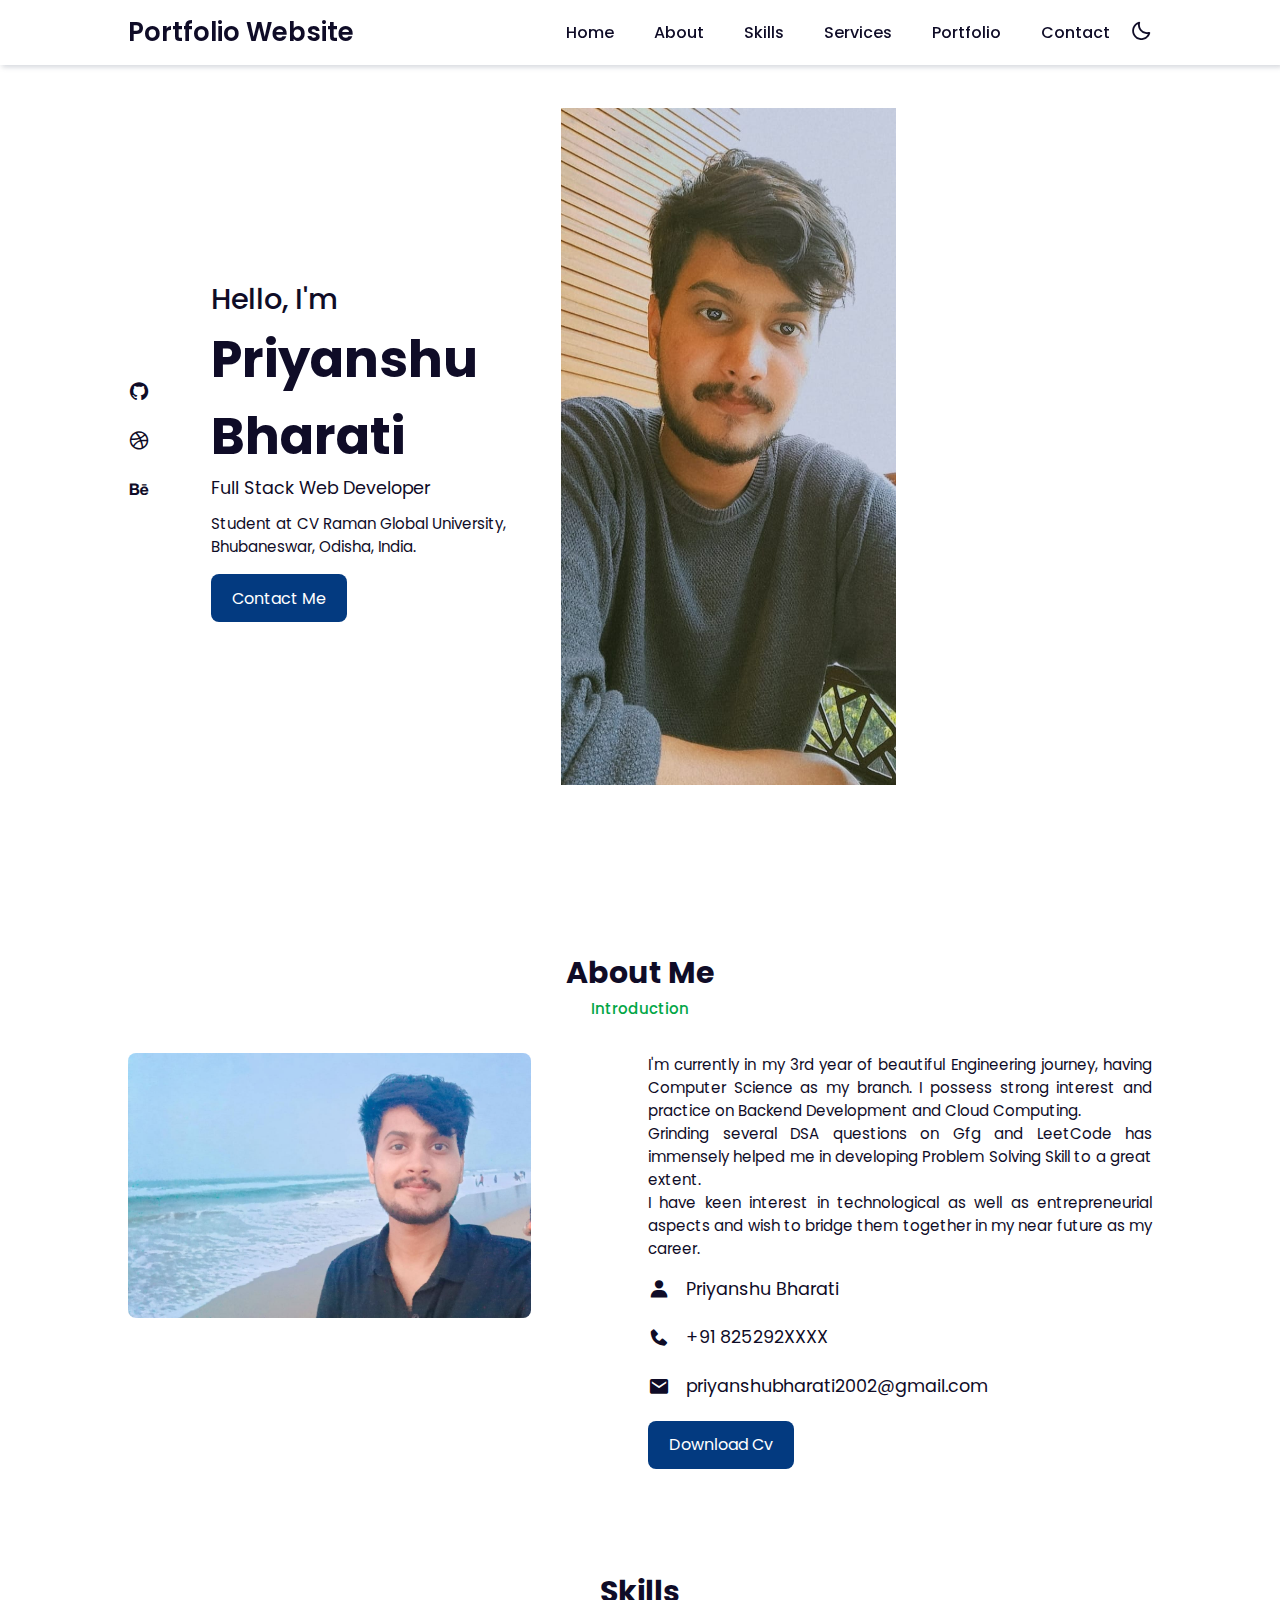
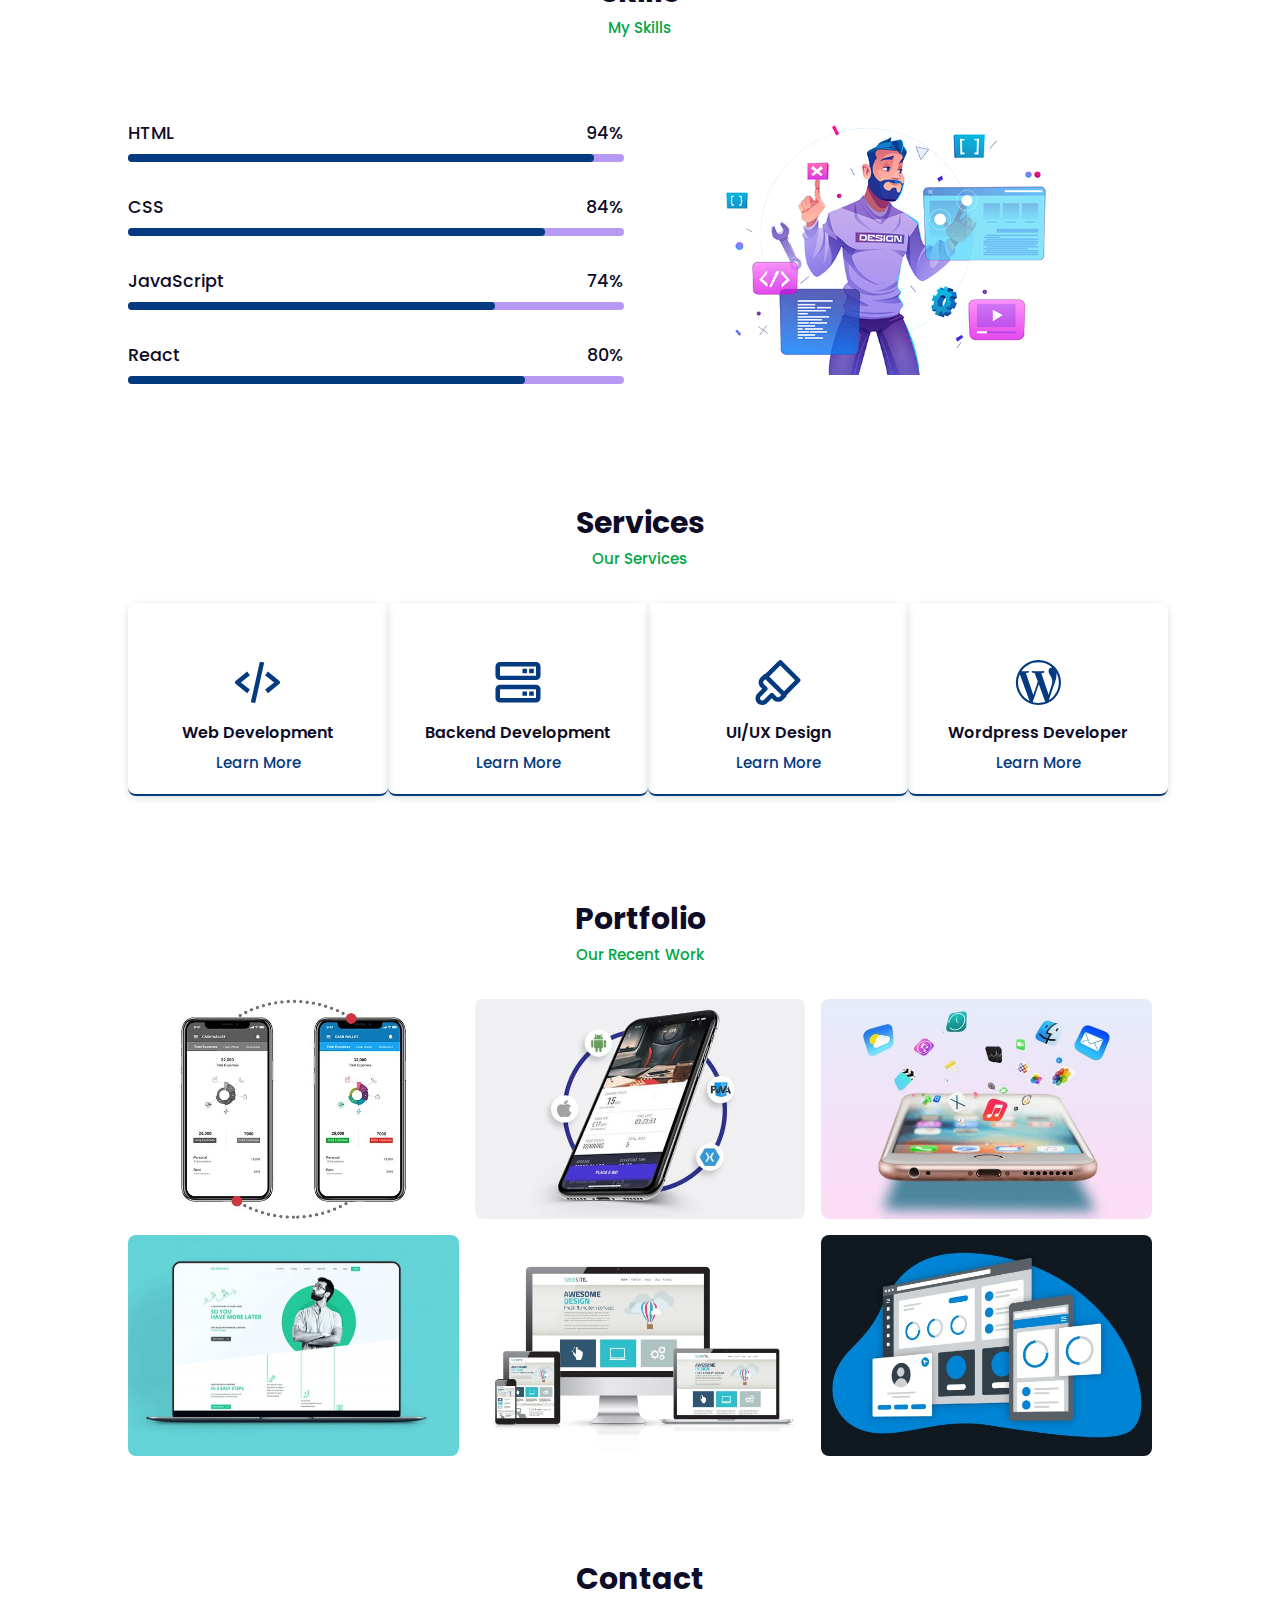
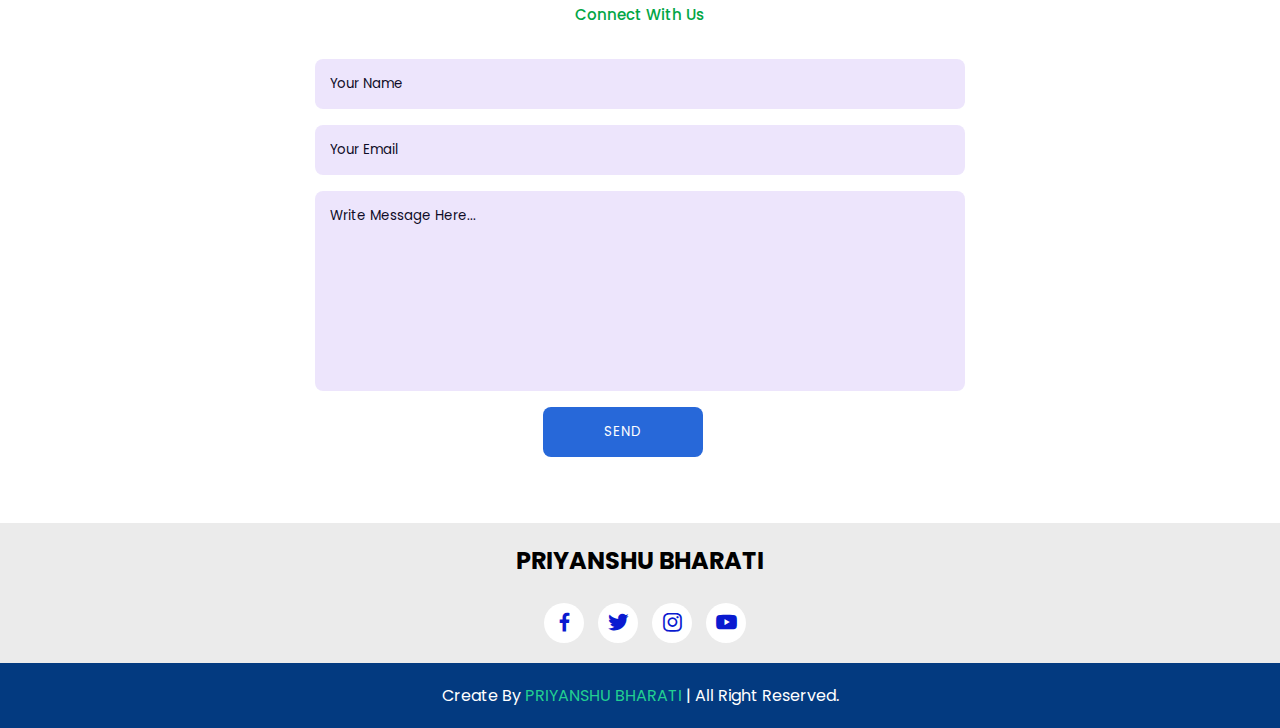
<file: TXON_04/index.html>
<!DOCTYPE html>
<html lang="en">
<head>
    <meta charset="UTF-8">
    <meta http-equiv="X-UA-Compatible" content="IE=edge">
    <meta name="viewport" content="width=device-width, initial-scale=1.0">
    <title>Responsive Portfolio Website</title>
    <!-- Link To CSS -->
    <link rel="stylesheet" href="./css/style.css">
    <!-- Box Icons -->
    <link rel="stylesheet"
  href="https://cdn.jsdelivr.net/npm/boxicons@latest/css/boxicons.min.css">
 
</head>
<body>
    <!-- Navbar -->
    <header>
        <a href="#" class="logo">Portfolio Website</a>
 
        <div class="bx bx-menu" id="menu-icon"></div>
 
        <ul class="navbar">
            <li><a href="#home">Home</a></li>
            <li><a href="#about">About</a></li>
            <li><a href="#skills">Skills</a></li>
            <li><a href="#services">Services</a></li>
            <li><a href="#portfolio">Portfolio</a></li>
            <li><a href="#contact">Contact</a></li>
            <div class="bx bx-moon" id="darkmode"></div>
        </ul>
    </header>
    <!-- Home -->
 
    <section class="home" id="home">
        <div class="social">
            <a href="#"><i class='bx bxl-github'></i></a>
            <a href="#"><i class='bx bxl-dribbble' ></i></a>
            <a href="#"><i class='bx bxl-behance' ></i></a>
        </div>
        <div class="home-img">
            <img src="owner.jpeg" alt="">
        </div>
        <div class="home-text">
            <span>Hello, I'm</span>
            <h1>Priyanshu Bharati</h1>
            <h2>Full Stack Web Developer</h2>
            <p>
                Student at CV Raman Global University, Bhubaneswar, Odisha, India.
            </p>
            <a href="#contact" class="btn">Contact Me</a>
        </div>
 
    </section>
    <!-- About -->
    <section class="about" id="about">
        <div class="heading">
            <h2>About Me</h2>
            <span>Introduction</span>
        </div>
        <!-- About Content -->
        <div class="about-container">
            <div class="about-img">
                <img src="owner2.jpeg" alt="">
            </div>
            <div class="about-text">
                <p>
                    I'm currently in my 3rd year of beautiful Engineering journey, having Computer Science as my branch. I possess strong interest and practice on Backend Development and Cloud Computing. 
                <br> Grinding several DSA questions on Gfg and LeetCode has immensely helped me in developing Problem Solving Skill to a great extent.
                <br> I have keen interest in technological as well as entrepreneurial aspects and wish to bridge them together in my near future as my career.
                </p>
                <div class="information">
                    <!-- Box 1 -->
                    <div class="info-box">
                        <i class='bx bxs-user' ></i>
                        <span>Priyanshu Bharati</span>
                    </div>
                    <!-- Box 2 -->
                    <div class="info-box">
                        <i class='bx bxs-phone' ></i>
                        <span>+91 825292XXXX</span>
                    </div>
                    <!-- Box 3 -->
                    <div class="info-box">
                        <i class='bx bxs-envelope' ></i>
                        <span>priyanshubharati2002@gmail.com</span>
                    </div>
                </div>
                <a href="https://drive.google.com/file/d/1pEb5IxaBCww91Pd10_re0MlDAYHDx1rS/view" class="btn">Download Cv</a>
            </div>
        </div>
    </section>
    <!-- Skills -->
    <section class="skills" id="skills">
        <div class="heading">
            <h2>Skills</h2>
            <span>My Skills</span>
        </div>
        <!-- Skills Content -->
        <div class="skills-container">
            <div class="bars">
                <!-- Box 1 -->
                <div class="bars-box">
                    <h3>HTML</h3>
                    <span>94%</span>
                    <div class="light-bar"></div>
                    <div class="percent-bar html-bar"></div>
                </div>
                <!-- Box 2 -->
                <div class="bars-box">
                    <h3>CSS</h3>
                    <span>84%</span>
                    <div class="light-bar"></div>
                    <div class="percent-bar css-bar"></div>
                </div>
                <!-- Box 3 -->
                <div class="bars-box">
                    <h3>JavaScript</h3>
                    <span>74%</span>
                    <div class="light-bar"></div>
                    <div class="percent-bar js-bar"></div>
                </div>
                <!-- Box 4 -->
                <div class="bars-box">
                    <h3>React</h3>
                    <span>80%</span>
                    <div class="light-bar"></div>
                    <div class="percent-bar react-bar"></div>
                </div>
            </div>
            <div class="skills-img">
                <img src="123.png" alt="">
            </div>
        </div>
 
    </section>
    <!-- Services -->
    <section class="services" id="services">
        <div class="heading">
            <h2>Services</h2>
            <span>Our Services</span>
        </div>
        <div class="services-content">
            <!-- Box 1 -->
            <div class="services-box">
                <i class='bx bx-code-alt' ></i>
                <h3>Web Development</h3>
                <a href="#">Learn More</a>
            </div>
            <!-- Box 2 -->
            <div class="services-box">
                <i class='bx bx-server' ></i>
                <h3>Backend Development</h3>
                <a href="#">Learn More</a>
            </div>
            <!-- Box 3 -->
            <div class="services-box">
                <i class='bx bx-brush' ></i>
                <h3>UI/UX Design</h3>
                <a href="#">Learn More</a>
            </div>

            <div class="services-box">
                <i class='bx bxl-wordpress' ></i>
                <h3>Wordpress Developer</h3>
                <a href="#">Learn More</a>
            </div>
        </div>
    </section>
    <!-- Portfolio -->
    <section class="portfolio" id="portfolio">
        <div class="heading">
            <h2>Portfolio</h2>
            <span>Our Recent Work</span>
        </div>
        <div class="portfolio-content">
            <div class="portfolio-img">
                <img src="blog-2.jpg" alt="">
            </div>
            <div class="portfolio-img">
                <img src="blog-3.jpg" alt="">
            </div>
            <div class="portfolio-img">
                <img src="blog-4.jpg" alt="">
            </div>
            <div class="portfolio-img">
                <img src="blog-5.jpg" alt="">
            </div>
            <div class="portfolio-img">
                <img src="blog-6.jpg" alt="">
            </div>
            <div class="portfolio-img">
                <img src="blog-7.jpg" alt="">
            </div>
            
        </div>
    </section>
    <!-- Contact -->
    <section class="contact" id="contact">
        <div class="heading">
            <h2>Contact</h2>
            <span>Connect With Us</span>
        </div>
        <div class="contact-form">
            <form action="">
                <input type="text" placeholder="Your Name">
                <input type="email" name="" id="" placeholder="Your Email">
                <textarea name="" id="" cols="30" rows="10" placeholder="Write Message Here..."></textarea>
                <input type="button" value="Send" class="contact-button">
            </form>
        </div>
    </section>
    <!-- Footer -->
    <div class="footer">
        <h2>PRIYANSHU BHARATI</h2>
        <div class="footer-social">
            <a href="#"><i class='bx bxl-facebook' ></i></a>
            <a href="#"><i class='bx bxl-twitter' ></i></a>
            <a href="#"><i class='bx bxl-instagram' ></i></a>
            <a href="#"><i class='bx bxl-youtube' ></i></a>
        </div>
 
    </div>
    <!-- Copyright -->
    <div class="copyright">
        <p>Create By <a href="">PRIYANSHU BHARATI</a> | All Right Reserved.</p>
    </div>
 
 
 
    <!-- Link To JS -->
    <script src="./js/script.js"></script>
</body>
</html>
</file>
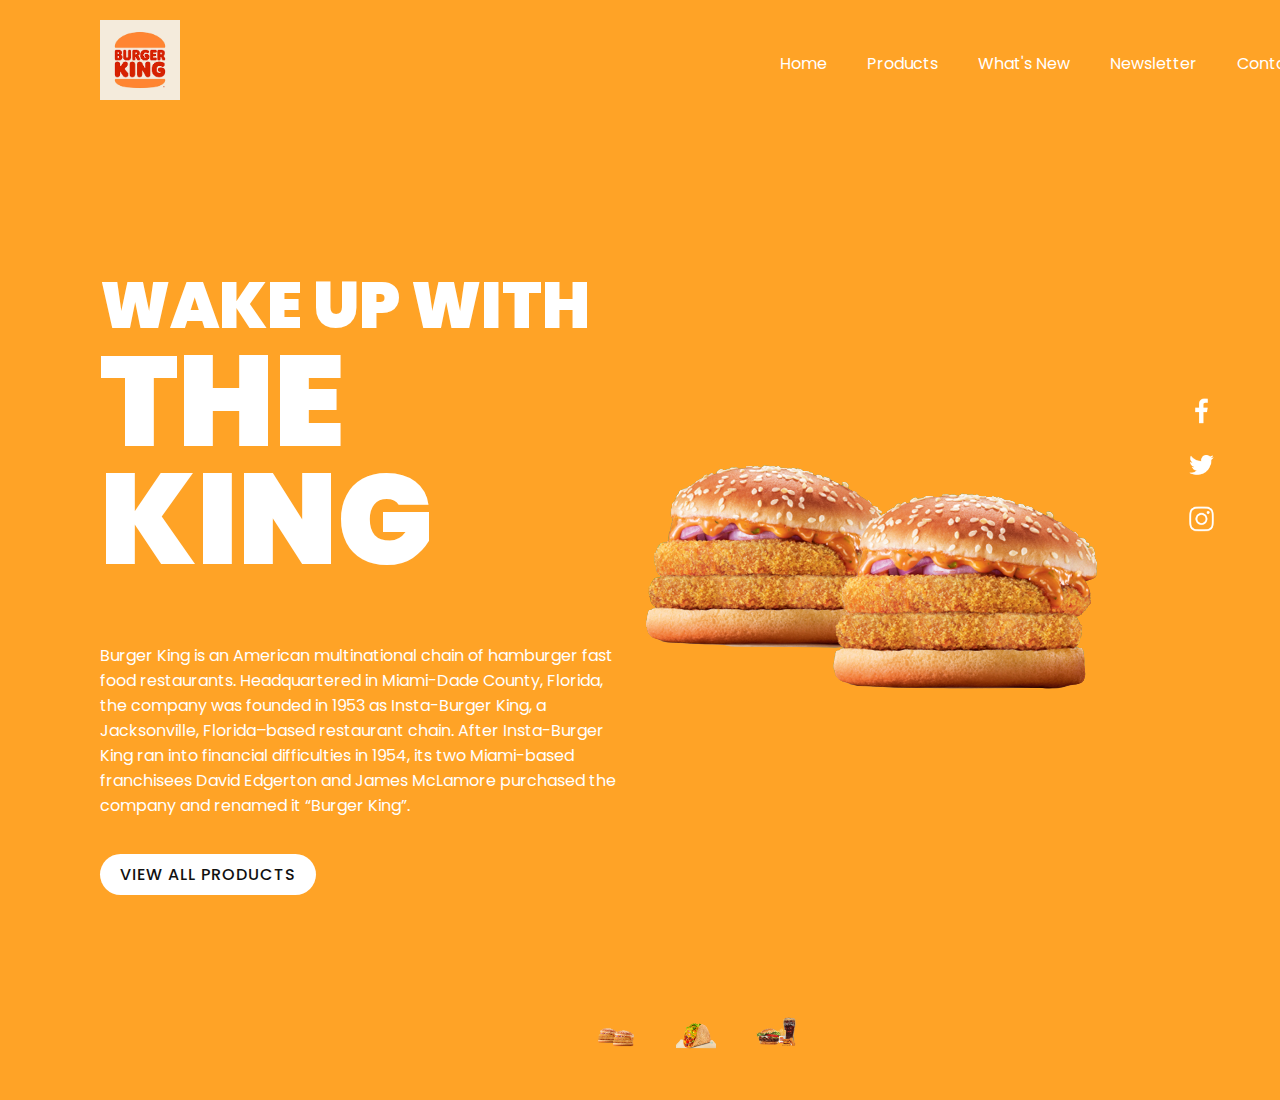
<file: TXON_01/txon01.html>
<!DOCTYPE html>
<html lang="en">
<head>
    <meta charset="UTF-8">
    <meta http-equiv="X-UA-Compatible" content="IE=edge">
    <meta name="viewport" content="width=device-width, initial-scale=1.0">
    <title>Burger King Website Landing Page</title>
    <link rel="stylesheet" href="txon01.css">
    
</head>
<body>
    <section class="sec">
        <header>
            <a href="#"><img src="logo.png" class="logo"></a>
            <ul>
                <li><a href="#">Home</a></li>
                <li><a href="#">Products</a></li>
                <li><a href="#">What's New</a></li>
                <li><a href="#">Newsletter</a></li>
                <li><a href="#">Contact</a></li>
            </ul>
        </header>
        <div class="content">
           <div class="textBox">
            <h2>Wake up with<br><span>the King</span></h2>
            <p>Burger King is an American multinational chain of hamburger fast food restaurants. 
               Headquartered in Miami-Dade County, Florida, the company was founded in 1953 as Insta-Burger King, a Jacksonville, 
               Florida–based restaurant chain. After Insta-Burger King ran into financial difficulties in 1954, 
               its two Miami-based franchisees David Edgerton and James McLamore purchased the company and renamed it “Burger King”.
            </p>
            <a href="#">View All Products</a>
           </div> 
           <div class="imgBox">
            <img src="dp.png" class="burger">
           </div>
        </div>
        <ul class="thumb">
            <li><img src="dp.png" onclick="imgSlider('dp.png');changeBgColor('#FFA326')"></li>
            <li><img src="dp2.png" onclick="imgSlider('dp2.png');changeBgColor('#e60c2c')"></li>
            <li><img src="dp3.png" onclick="imgSlider('dp3.png');changeBgColor('#1e1e1e')"></li>
        </ul>
        <ul class="sci">
            <li><a href="#"><img src="facebook.png"></a></li>
            <li><a href="#"><img src="twitter.png"></a></li>
            <li><a href="#"><img src="instagram.png"></a></li>
        </ul>
    </section>
    <script type="text/javascript">
        function imgSlider(anything){
            document.querySelector('.burger').src=anything;
        }
        function changeBgColor(color){
            const sec = document.querySelector('.sec');
            sec.style.background  = color;
        }
    </script>
</body>
</html>
</file>
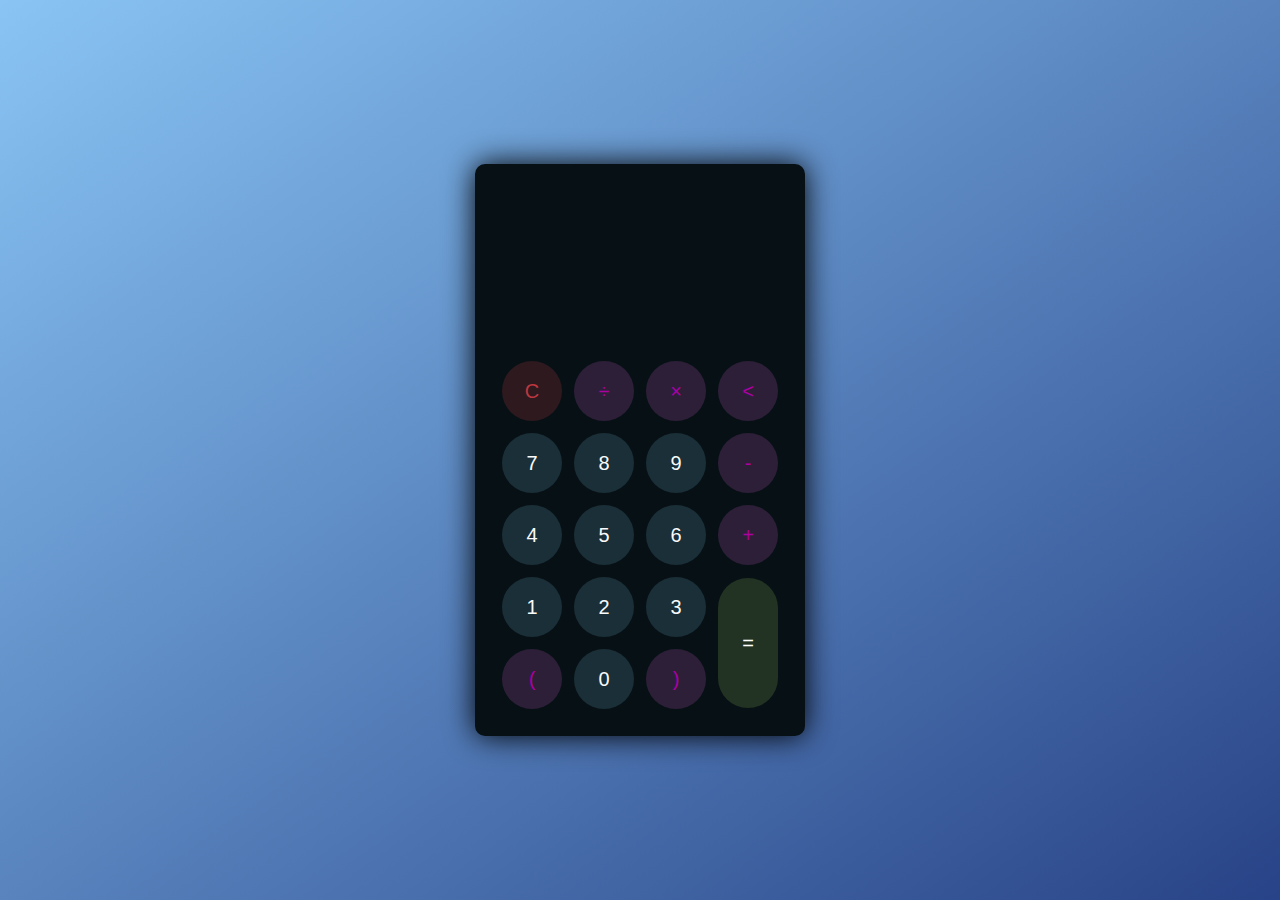
<file: TXON_02/txon02.html>
<!DOCTYPE html>
<html lang="en">
<head>
    <meta charset="UTF-8">
    <meta http-equiv="X-UA-Compatible" content="IE=edge">
    <meta name="viewport" content="width=device-width, initial-scale=1.0">
    <link rel="stylesheet" href="txon02.css">
    <title>Calculator</title>
</head>
<body>
    <div class="container">
        <div class="calculator dark">
            <div class="display-screen">
                <div id="display"></div>
            </div>
            <div class="buttons">
                <table>
                    <tr>
                        <td><button class="btn-operator" id="clear">C</button></td>
                        <td><button class="btn-operator" id="/">&divide;</button></td>
                        <td><button class="btn-operator" id="*">&times;</button></td>
                        <td><button class="btn-operator" id="backspace"><</button></td>
                    </tr>
                    <tr>
                        <td><button class="btn-number" id="7">7</button></td>
                        <td><button class="btn-number" id="8">8</button></td>
                        <td><button class="btn-number" id="9">9</button></td>
                        <td><button class="btn-operator" id="-">-</button></td>
                    </tr>
                    <tr>
                        <td><button class="btn-number" id="4">4</button></td>
                        <td><button class="btn-number" id="5">5</button></td>
                        <td><button class="btn-number" id="6">6</button></td>
                        <td><button class="btn-operator" id="+">+</button></td>
                    </tr>
                    <tr>
                        <td><button class="btn-number" id="1">1</button></td>
                        <td><button class="btn-number" id="2">2</button></td>
                        <td><button class="btn-number" id="3">3</button></td>
                        <td rowspan="2"><button class="btn-equal" id="equal">=</button></td>
                    </tr>
                    <tr>
                        <td><button class="btn-operator" id="(">(</button></td>
                        <td><button class="btn-number" id="0">0</button></td>
                        <td><button class="btn-operator" id=")">)</button></td>
                    </tr>
                </table>
            </div>
        </div>
    </div>
    <script src="txon03.js"></script>
</body>
</html>
</file>
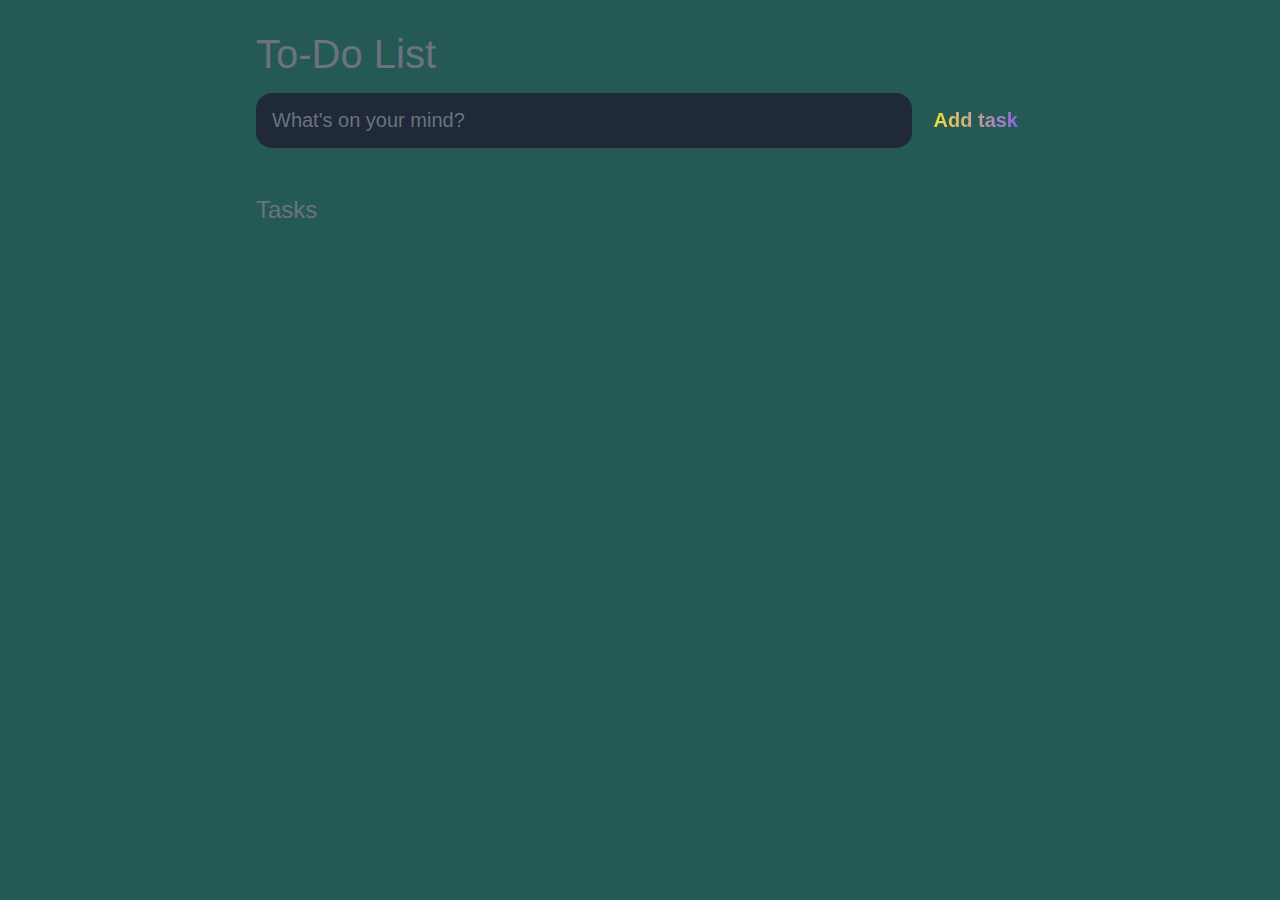
<file: TXON_03/txon3.html>
<!DOCTYPE html>
<html lang="en">
<head>
	<meta charset="UTF-8">
	<meta http-equiv="X-UA-Compatible" content="IE=edge">
	<meta name="viewport" content="width=device-width, initial-scale=1.0">
	<title>To-Do List</title>

	<link rel="stylesheet" href="txon3.css" />
</head>
<body>
	
	<header>
		<h1>To-Do List</h1>
		<form id="new-task-form">
			<input 
				type="text" 
				name="new-task-input" 
				id="new-task-input" 
				placeholder="What's on your mind?" />
			<input 
				type="submit"
				id="new-task-submit" 
				value="Add task" />
		</form>
	</header>
	<main>
		<section class="task-list">
			<h2>Tasks</h2>
			<div id="tasks">
			</div>
		</section>
	</main>

	<script src="txon3.js"></script>
</body>
</html>
</file>
<file: TXON_04/css/style.css>
/* Google Fonts */
@import url("https://fonts.googleapis.com/css2?family=Poppins:wght@200;300;400;500;600;700&display=swap");
* {
  margin: 0;
  padding: 0;
  box-sizing: border-box;
  list-style: none;
  text-decoration: none;
  scroll-behavior: smooth;
  scroll-padding-top: 2rem;
  font-family: "Poppins", sans-serif;
}
:root {
  --main-color: #033a80;
  --bg-color: #fff;
  --text-color: #0f0c27;
  --hover: hsl(260, 100%, 51%);
 
  --big-font: 3.2rem;
  --medium-font: 1.8rem;
  --p-font: 0.941rem;
}
section {
  padding: 50px 10%;
}
body.active {
  --text-color: #fff;
  --bg-color: #0f0c27;
}
body {
  background: var(--bg-color);
  color: var(--text-color);
}
*::selection {
  color: var(--bg-color);
  background: var(--main-color);
}
.heading {
  text-align: center;
}
.heading h2 {
  font-size: 30px;
}
 
.heading span {
  font-size: var(--p-font);
  color: rgb(2, 166, 70);
}
header {
  position: fixed;
  width: 100%;
  top: 0;
  right: 0;
  z-index: 1000;
  display: flex;
  align-items: center;
  justify-content: space-between;
  background: var(--bg-color);
  padding: 13px 10%;
  transition: 0.2s;
  box-shadow: -3px -3px 7px #ffffff73,
				2px 2px 5px rgba(94, 104, 121, 0.288);
}
header.shadow {
  box-shadow: 0 0 4px rgb(14 55 54 / 15%);
}
.logo {
  font-size: 1.61rem;
  font-weight: 600;
  color: var(--text-color);
}
.navbar {
  display: flex;
}
.navbar a {
  font-size: 1rem;
  padding: 10px 20px;
  color: var(--text-color);
  font-weight: 500;
}
.navbar a:hover {
  color: var(--hover);
}
#menu-icon {
  font-size: 24px;
  cursor: pointer;
  z-index: 10001;
  display: none;
}
#darkmode {
  font-size: 22px;
  cursor: pointer;
}
.home {
  position: relative;
  width: 80%;
  min-height: 100vh;
  display: grid;
  grid-template-columns: 0.2fr 1fr 1fr;
  align-items: center;
  gap: 1rem;
}
.home-img {
  order: 3;
}
.home-img img {
  width: 100%;
}
.home-text span {
  font-size: var(--medium-font);
  font-weight: 500;
}
.home-text h1 {
  font-size: var(--big-font);
}
.home-text h2 {
  font-size: 1.1rem;
  font-weight: 400;
}
.home-text p {
  font-size: var(--p-font);
  font-weight: 400;
  margin: 0.7rem 0 1rem;
}
.social {
  display: flex;
  flex-direction: column;
}
.social a {
  margin-bottom: 1rem;
  font-size: 22px;
  color: var(--text-color);
}
.social a:hover {
  color: var(--hover);
}
.btn {
  display: inline-block;
  background: var(--main-color);
  color: #fff;
  padding: 0.7rem 1.3rem;
  border-radius: 0.5rem;
}
.btn:hover {
  background: var(--hover);
}
 

.about-container {
  display: grid;
  grid-template-columns: repeat(2, 1fr);
  gap: 1rem;
  margin-top: 2rem;
}
 
.about-img img {
  width: 80%;
  border-radius: 0.5rem;
}
.about-text p {
  font-size: var(--p-font);
  font-weight: 400;
  text-align: justify;
}
.information {
  margin: 1rem 0 1.4rem;
}
.information .info-box {
  display: flex;
  align-items: center;
  margin-bottom: 1.4rem;
}
.information .info-box .bx {
  font-size: 22px;
}
.information .info-box span {
  font-weight: 400;
  margin-left: 1rem;
}
.skills-container {
  display: grid;
  grid-template-columns: repeat(2, 1fr);
  align-items: center;
  gap: 2rem;
  margin-top: 4rem;
}
.skills-img img {
  width: 80%;
  padding-left: 4rem;
  object-position: center;
}
.bars-box {
  position: relative;
  display: flex;
  justify-content: space-between;
  align-items: center;
  padding: 1rem 0;
  margin-bottom: 1rem;
}
.bars-box h3,
span {
  font-size: 1.1rem;
  font-weight: 500;
}
.light-bar {
  position: absolute;
  bottom: 0;
  left: 0;
  width: 100%;
  height: 0.5rem;
  background: hsla(260, 100%, 44%, 0.4);
  border-radius: 0.5rem;
}
.percent-bar {
  position: absolute;
  bottom: 0;
  left: 0;
  height: 0.5rem;
  background: var(--main-color);
  border-radius: 0.5rem;
}
.html-bar {
  width: 94%;
}
.css-bar {
  width: 84%;
}
.js-bar {
  width: 74%;
}
.react-bar {
  width: 80%;
}
.services-content {
  display: grid;
  grid-template-columns: repeat(auto-fit, minmax(200px, auto));
  justify-content: center;
  gap: 1rem;
  margin-top: 2rem;
}
.services-box {
  padding: 20px;
  width: 260px;
  display: flex;
  flex-direction: column;
  align-items: center;
  text-align: center;
  border-radius: 0.5rem;
  border-bottom: 2px solid var(--main-color);
  box-shadow: 0 2px 7px rgb(14 55 54 / 15%);
}
.services-box:hover{
 background-color: #02225a;
}

.services-box h3 {
  font-size: 1rem;
  font-weight: 600;
  margin: 0.7rem 0 0.4rem;
}
.services-box:hover h3{
  color: #fff;
}
.services-box .bx {
  padding-top: 2rem;
  font-size: 54px;
  color: var(--main-color);
}
.services-box:hover .bx{
  color: #22cf91;
}
.services-box a {
  color: var(--main-color);
  font-size: var(--p-font);
  font-weight: 500;
}
.services-box:hover a{
  color: #8b8a8f;
}
.portfolio-content {
  display: grid;
  grid-template-columns: repeat(auto-fit, minmax(280px, auto));
  gap: 1rem;
  margin-top: 2rem;
}
.portfolio-img {
  overflow: hidden;
  border-radius: 0.5rem;
}
.portfolio-img img {
  width: 100%;
  display: block;
}
.portfolio-img img:hover {
  transform: scale(1.1);
  transition: 1s;
}
.contact-form {
  display: grid;
  place-items: center;
  margin-top: 2rem;
}
.contact-form form {
  display: flex;
  flex-direction: column;
  width: 650px;
}
form input,
textarea {
  padding: 15px;
  border-radius: 0.5rem;
  width: 100%;
  border: none;
  outline: none;
  background: hsla(260, 100%, 44%, 0.1);
  margin-bottom: 1rem;
  color: var(--text-color);
}
form input::placeholder,
textarea::placeholder {
  color: var(--text-color);
}
form textarea {
  resize: none;
  height: 200px;
}
.contact-button {
  width: 160px;
  cursor: pointer;
  background: #2768d9;
  color: #fff;
  justify-content: center;
  text-transform: uppercase;
  letter-spacing: 1px;
  margin-left: 35%;
}
.contact-button:hover {
  background: var(--hover);
}
.footer {
  display: grid;
  place-items: center;
  padding: 20px;
  background: #ebebeb;
  color: #000;
}
.footer h2 {
  font-size: 1.5rem;
  margin-bottom: 1.6rem;
}
.footer-social a i{
  color: rgb(10, 26, 208);
  font-size: 25px;
  margin-left: 10px;
  text-align: center;
  line-height: 40px;
  background-color: #fff;
  border-radius: 50%;
  width: 40px;
  height: 40px;
}
.copyright {
  padding: 20px;
  background: var(--main-color);
  text-align: center;
  color: #fff;
}
.copyright a{
  color: #22cf91;
}
/* Making Responsive */
@media (max-width: 991px) {
  header {
    padding: 18px 4%;
  }
  section {
    padding: 50px 4%;
  }
}
@media (max-width: 881px) {
  :root {
    --big-font: 2.7rem;
    --medium-font: 1.4rem;
  }
}
@media (max-width: 768px) {
  :root {
    --big-font: 2.4rem;
    --medium-font: 1.2rem;
  }
  header {
    padding: 11px 4%;
  }
  #menu-icon {
    display: initial;
    color: var(--text-color);
  }
  header .navbar {
    position: absolute;
    top: -500px;
    left: 0;
    right: 0;
    display: flex;
    flex-direction: column;
    background: var(--bg-color);
    box-shadow: 0 4px 4px rgb(0 0 0 / 10%);
    transition: 0.2s ease;
    text-align: center;
  }
  .navbar.active {
    top: 100%;
  }
  .navbar a {
    padding: 1.5rem;
    display: block;
    background: var(--bg-color);
  }
  #darkmode {
    position: absolute;
    top: 1.4rem;
    right: 2rem;
  }
  .scroll-down {
    display: none;
  }
  .home {
    grid-template-columns: 0.5fr 3fr;
  }
  .home-text {
    grid-column: 1/3;
    padding-left: 1.4rem;
  }
  .home-img {
    order: initial;
  }
  .about-container {
    grid-template-columns: 1fr;
  }
  .about-img {
    display: flex;
    justify-content: center;
  }
  .skills-container {
    grid-template-columns: 1fr;
  }
  .skills-img img {
    padding-left: 0;
  }
  .skills-img {
    padding-top: 2rem;
    display: flex;
    justify-content: center;
  }
  .contact-form form{
    width: 300px;
  }
  .contact-button{
    margin-left: 25%;
  }
}
@media (max-width: 340px) {
  :root {
    --big-font: 1.7rem;
    --medium-font: 1.1rem;
  }
  .home-text span {
    font-size: 1rem;
  }
  .home-text h2 {
    font-size: 0.9rem;
    font-weight: 500;
  }
  .information .info-box span {
    font-size: 1rem;
  }
  .portfolio-content {
    grid-template-columns: repeat(auto-fit, minmax(200px, auto));
  }
  .contact-form form{
    width: 300px;
  }
  .contact-button{
    margin-left: 25%;
  }
}
</file>
<file: TXON_01/txon01.css>
@import url('https://fonts.googleapis.com/css?family=Poppins:200,300,400,500,600,700,800,900&display=swap');
body
{
    margin: 0;
    padding: 0;
    box-sizing: border-box;
    font-family: 'Poppins' , sans-serif;
}

section
{
    position: relative;
    width: 90%;
    min-height: 100vh;
    padding: 100px;
    display: flex;
    justify-content: space-between;
    align-items: center;
    background: #FFA326;
    transition: 0.5s;
}
header
{
    position: absolute;
    top: 0;
    left: 0;
    width: 89%;
    padding: 20px 100px;
    display: flex;
    justify-content: space-between;
    align-items: center;
}
header .logo
{
    position: relative;
    max-width: 80px;
}
header ul
{
    position: relative;
    display: flex;
}
header ul li
{
    list-style: none;
}
header ul li a
{
    display: inline-block;
    color: #fff;
    font-weight: 400;
    margin-left: 40px;
    text-decoration: none;
}
.content
{
    position: relative;
    width: 100%;
    display: flex;
    justify-content: space-between;
    align-items: center;
}
.content .textBox 
{
    position: relative;
    max-width: 600px;

}
.content .textBox h2
{
    color: #fff;
    font-size: 4em;
    line-height: 1.5em;
    font-weight: 900;
    text-transform: uppercase;
}
.content .textBox h2 span
{
    font-size: 2em;
}
.content .textBox p
{
    color: #fff;
}
.content .textBox a
{
    display: inline-block;
    margin-top: 20px;
    padding: 8px 20px;
    background: #fff;
    color: #111;
    border-radius: 40px;
    font-weight: 500;
    letter-spacing: 1px;
    text-decoration: none;
    text-transform: uppercase;
}
.content .imgBox
{
    width: 600px;
    display: flex;
    padding-right: 50px;
    margin-top: 50px;
    justify-content: flex-end;
}
.content .imgBox img
{
    max-width: 750px;
}
.thumb
{
    position: absolute;
    left: 50%;
    bottom: 20px;
    transform: translateX(-50%);
    display: flex;
}
.thumb li
{
    list-style: none;
    display: inline-block;
    margin: 0 20px;
    cursor: pointer;
    transition: 0.5s;
}
.thumb li:hover 
{
    transform: translateY(-15px);
}
.thumb li img
{
    max-width: 40px;
}
.sci
{
    position: relative;
    top: 50%;
    right: 30px;
    transform: translateY(-50%);
    display: flex;
    justify-content: center;
    align-items: center;
    flex-direction: column;
}
.sci li
{
    list-style: none;
}
.sci li a
{
    display: inline-block;
    filter: invert(1);
    margin: 5px 0;
    transform: scale(0.6);
}
</file>
<file: TXON_02/txon02.css>
* {
    padding: 0;
    margin: 0;
    box-sizing: border-box;
    outline: 0;
    transition: all 0.5s ease;
}

body {
    font-family: sans-serif;
}

a {
    text-decoration: none;
    color: #fff;
}

body {
   
    background-image: linear-gradient( to bottom right, rgba(137, 196, 244,1.0),rgba(40, 67, 135));
}

.container {
    height: 100vh;
    width: 100vw;
    display: grid;
    place-items: center;
}

.calculator {
    position: relative;
    height: auto;
    width: auto;
    padding: 20px;
    border-radius: 10px;
    box-shadow: 0 0 30px #000;
}


#display {
    margin: 0 10px;
    height: 150px;
    width: auto;
    max-width: 270px;
    display: flex;
    align-items: flex-end;
    justify-content: flex-end;
    font-size: 30px;
    margin-bottom: 20px;
    overflow-x: scroll;
  }

#display::-webkit-scrollbar {
    display: block;
    height: 3px;
}

button {
    height: 60px;
    width: 60px;
    border: 0;
    border-radius: 30px;
    margin: 5px;
    font-size: 20px;
    cursor: pointer;
    transition: all 200ms ease;
}

button:hover {
    transform: scale(1.1);
}

button#equal {
    height: 130px;
}

  .calculator.dark {
    background-color: #071115;
  }

  .calculator.dark #display {
    color: #f8fafb;
  }

  .calculator.dark button#clear {
    background-color: #2d191e;
    color: #bd3740;
  }

  .calculator.dark button.btn-number {
    background-color: #1b2f38;
    color: #f8fafb;
  }

  .calculator.dark button.btn-operator {
    background-color: #2e1f39;
    color: #aa00a4;
  }
  
  .calculator.dark button.btn-equal {
    background-color: #223323;
    color: #ffffff;
  }
</file>
<file: TXON_03/txon3.css>
:root {
	--dark: #374151;
	--darker: #1F2937;
	--darkest: #111827;
	--grey: #6B7280;
	--pink: #fde52b;
	--purple: #8B5CF6;
	--light: #EEE;
}

* {
	margin: 0;
	box-sizing: border-box;
	font-family: "Fira sans", sans-serif;
}

body {
	display: flex;
	flex-direction: column;
	min-height: 100vh;
	color: #FFF;
    background-color: #245a53;
}

header {
	padding: 2rem 1rem;
	max-width: 800px;
	width: 100%;
	margin: 0 auto;
}

header h1{ 
	font-size: 2.5rem;
	font-weight: 300;
	color: var(--grey);
	margin-bottom: 1rem;
}

#new-task-form {
	display: flex;;
}

input, button {
	appearance: none;
	border: none;
	outline: none;
	background: none;
}

#new-task-input {
	flex: 1 1 0%;
	background-color: var(--darker);
	padding: 1rem;
	border-radius: 1rem;
	margin-right: 1rem;
	color: var(--light);
	font-size: 1.25rem;
}

#new-task-input::placeholder {
	color: var(--grey);
}

#new-task-submit {
	color: var(--pink);
	font-size: 1.25rem;
	font-weight: 700;
	background-image: linear-gradient(to right, var(--pink), var(--purple));
	-webkit-background-clip: text;
	-webkit-text-fill-color: transparent;
	cursor: pointer;
	transition: 0.4s;
}

#new-task-submit:hover {
	opacity: 0.8;
}

#new-task-submit:active {
	opacity: 0.6;
}

main {
	flex: 1 1 0%;
	max-width: 800px;
	width: 100%;
	margin: 0 auto;
}

.task-list {
	padding: 1rem;
}

.task-list h2 {
	font-size: 1.5rem;
	font-weight: 300;
	color: var(--grey);
	margin-bottom: 1rem;
}

#tasks .task {
	display: flex;
	justify-content: space-between;
	background-color: var(--darkest);
	padding: 1rem;
	border-radius: 1rem;
	margin-bottom: 1rem;
}

.task .content {
	flex: 1 1 0%;
}

.task .content .text {
	color: var(--light);
	font-size: 1.125rem;
	width: 100%;
	display: block;
	transition: 0.4s;
}

.task .content .text:not(:read-only) {
	color: var(--pink);
}

.task .actions {
	display: flex;
	margin: 0 -0.5rem;
}

.task .actions button {
	cursor: pointer;
	margin: 0 0.5rem;
	font-size: 1.125rem;
	font-weight: 700;
	text-transform: uppercase;
	transition: 0.4s;
}

.task .actions button:hover {
	opacity: 0.8;
}

.task .actions button:active {
	opacity: 0.6;
}

.task .actions .edit {
	background-image: linear-gradient(to right, var(--pink), var(--purple));
	-webkit-background-clip: text;
	-webkit-text-fill-color: transparent;
}

.task .actions .delete {
	color: crimson;
}
</file>
